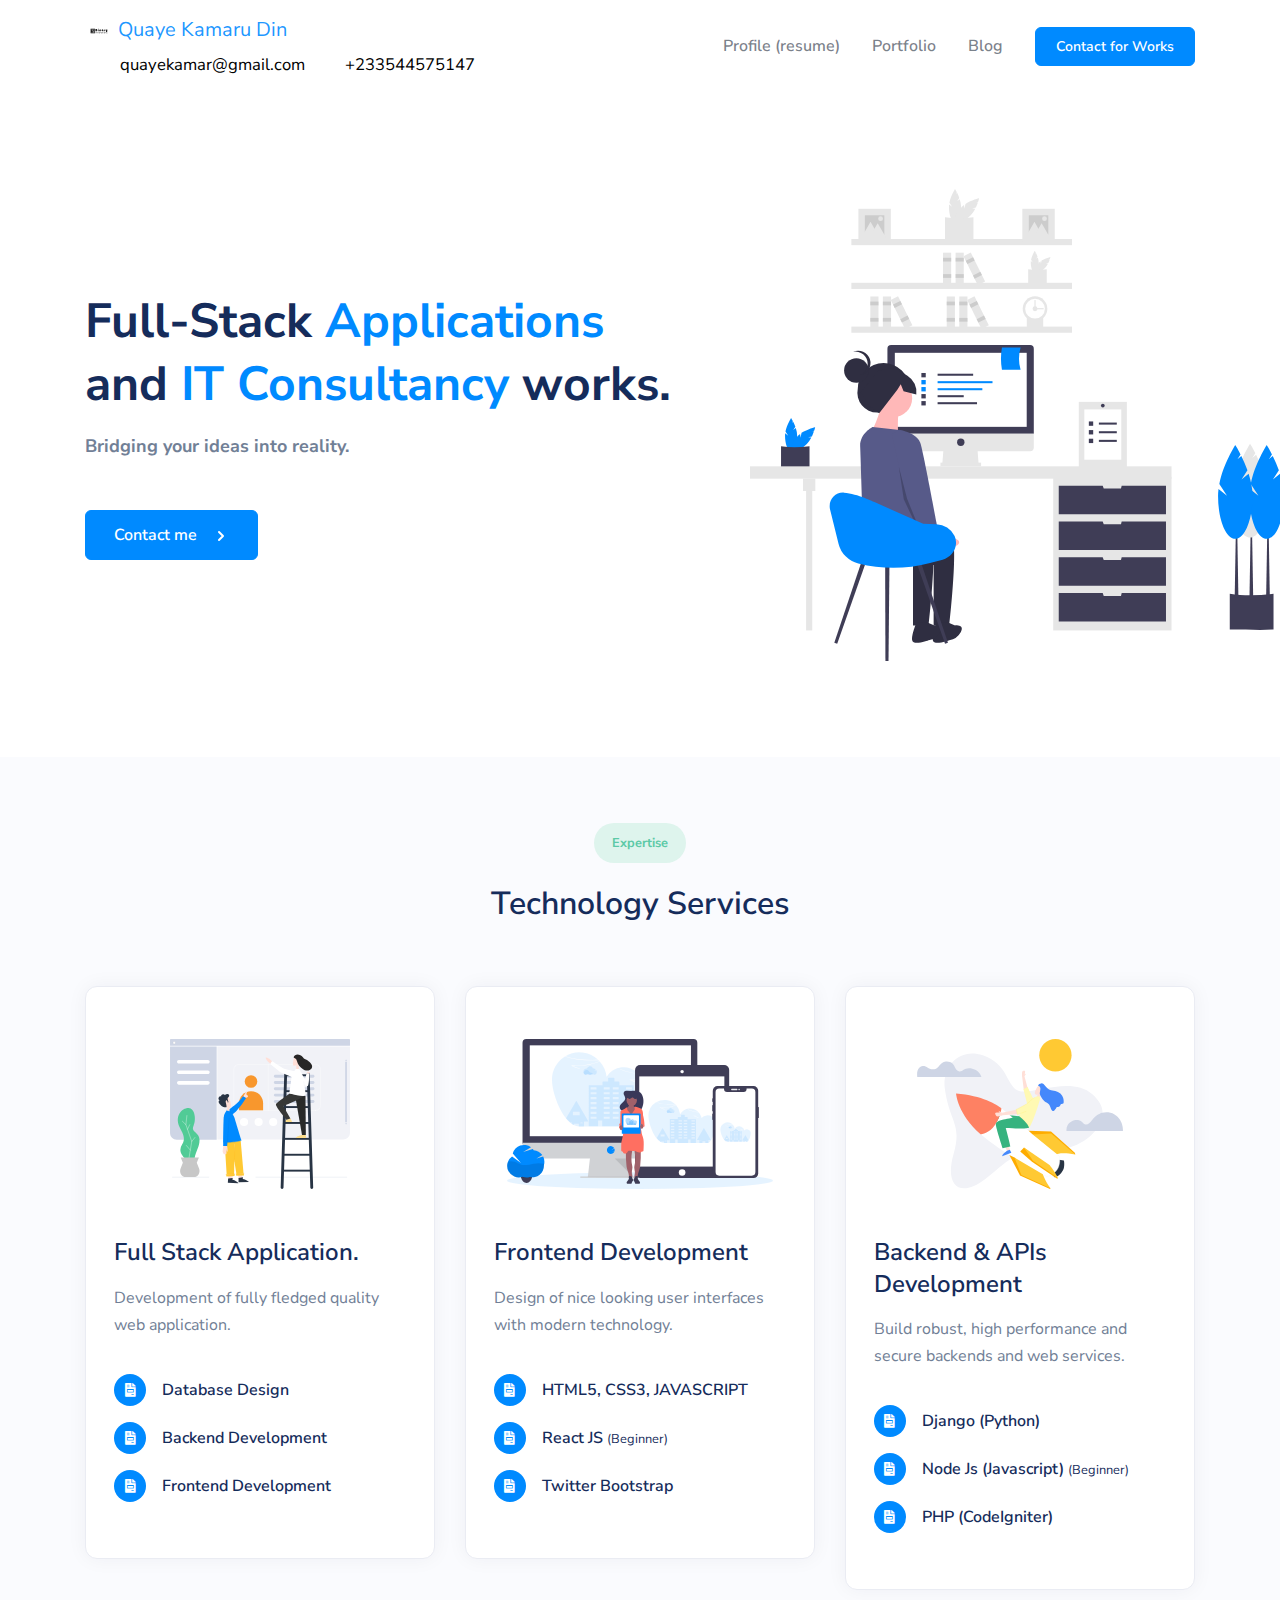
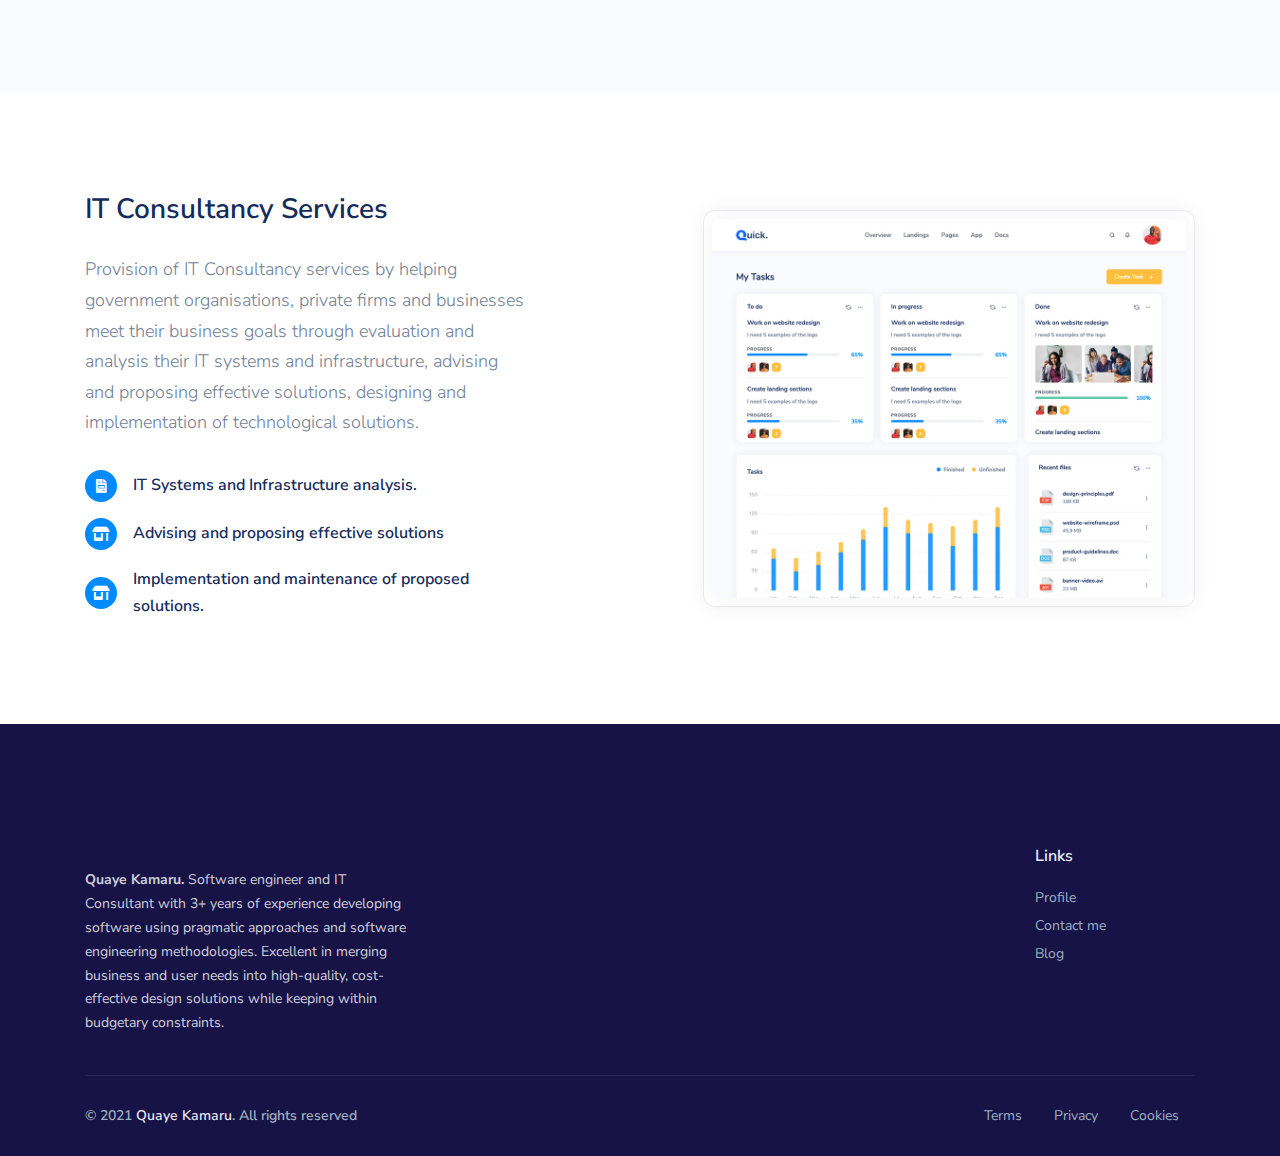
<file: index.html>
<!DOCTYPE html>
<html lang="en">

    <head>
        <meta charset="utf-8">
        <meta name="viewport" content="width=device-width, initial-scale=1, shrink-to-fit=no">
        <meta name="description" content="">
        <meta name="author" content="Webpixels">
        <title>Quaye Kamaru Din - Software Developer, Software Engineer, Machine Learning Engineer, Blockchain Engineer </title>
        <!-- Preloader -->
        <style>
            @keyframes hidePreloader {
                0% {
                    width: 100%;
                    height: 100%;
                }

                100% {
                    width: 0;
                    height: 0;
                }
            }

            body>div.preloader {
                position: fixed;
                background: white;
                width: 100%;
                height: 100%;
                z-index: 1071;
                opacity: 0;
                transition: opacity .5s ease;
                overflow: hidden;
                pointer-events: none;
                display: flex;
                align-items: center;
                justify-content: center;
            }

            body:not(.loaded)>div.preloader {
                opacity: 1;
            }

            body:not(.loaded) {
                overflow: hidden;
            }

            body.loaded>div.preloader {
                animation: hidePreloader .5s linear .5s forwards;
            }
        </style>
        <script>
            window.addEventListener("load", function() {
                setTimeout(function() {
                    document.querySelector('body').classList.add('loaded');
                }, 300);
            });
        </script><!-- Preloader -->
        <style>
            @keyframes hidePreloader {
                0% {
                    width: 100%;
                    height: 100%;
                }

                100% {
                    width: 0;
                    height: 0;
                }
            }

            body>div.preloader {
                position: fixed;
                background: white;
                width: 100%;
                height: 100%;
                z-index: 1071;
                opacity: 0;
                transition: opacity .5s ease;
                overflow: hidden;
                pointer-events: none;
                display: flex;
                align-items: center;
                justify-content: center;
            }

            body:not(.loaded)>div.preloader {
                opacity: 1;
            }

            body:not(.loaded) {
                overflow: hidden;
            }

            body.loaded>div.preloader {
                animation: hidePreloader .5s linear .5s forwards;
            }
        </style>
        <script>
            window.addEventListener("load", function() {
                setTimeout(function() {
                    document.querySelector('body').classList.add('loaded');
                }, 300);
            });
        </script>

        <!-- Favicon -->
        <link rel="icon" href="assets/img/brand/logo.svg" type="image/svg"><!-- Font Awesome -->
        <link rel="stylesheet" href="assets/libs/@fortawesome/fontawesome-free/css/all.min.css">
        <!-- Quick CSS -->
        <link rel="stylesheet" href="assets/css/quick-website.css" id="stylesheet">
        <link rel="stylesheet" href="assets/css/customize.css" id="">
    </head>

    <body>
        <!-- Preloader -->
        <div class="preloader">
            <div class="spinner-border text-primary" role="status">
                <span class="sr-only">Loading...</span>
            </div>
        </div>

        <!-- Navbar -->
            <nav class="navbar navbar-expand-lg navbar-light bg-white">
            <div class="container">
                <!-- Brand -->
                <a class="navbar-brand" href="index.html">
                    <img alt="" src="assets/img/brand/logo.svg" id="navbar-logo">
                    Quaye Kamaru Din
                    <br>
                    <span class="logo-text">quayekamar@gmail.com</span>
                    <span class="logo-text">+233544575147</span>
                </a>

                <!-- Toggler -->
                <button class="navbar-toggler" type="button" data-toggle="collapse" data-target="#navbarCollapse" aria-controls="navbarCollapse" aria-expanded="false" aria-label="Toggle navigation">
                    <span class="navbar-toggler-icon"></span>
                </button>

                <!-- Collapse -->
                <div class="collapse navbar-collapse" id="navbarCollapse">
                    <ul class="navbar-nav mt-4 mt-lg-0 ml-auto">
                        <li class="nav-item "><a class="nav-link" href="profile.html">Profile (resume)</a></li>


                        <li class="nav-item "><a class="nav-link" href="portfolio.html">Portfolio</a></li>

                        <li class="nav-item ">
                            <a class="nav-link" href="tutorials.html">Blog</a>
                        </li>
                    </ul>

                    <!-- Button -->
                    <a class="navbar-btn btn btn-sm btn-primary d-none d-lg-inline-block ml-3" href="request.html">
                        Contact for Works
                    </a>
                </div>
            </div>
        </nav>
        <!-- Main content -->

        <section class="slice py-7">
            <div class="container">
                <div class="row row-grid align-items-center">
                    <div class="col-12 col-md-5 col-lg-5 order-md-2 text-center">
                        <!-- Image -->
                        <figure class="w-100">
                            <img alt="Image placeholder" src="assets/img/svg/illustrations/illustration-1.svg" class="img-fluid mw-md-120">
                        </figure>
                    </div>

                    <div class="col-12 col-md-7 col-lg-7 order-md-1 pr-md-5">
                        <!-- Heading -->
                        <h1 class="display-4 text-center text-md-left mb-3">
                            Full-Stack <strong class="text-primary">Applications </strong> and <strong class="text-primary"> IT Consultancy </strong> works.
                        </h1>
                        <!-- Text -->
                        <p class="lead text-center text-md-left text-muted">
                            <b>Bridging your ideas into reality.</b>
                        </p>

                        <!-- Buttons -->
                        <div class="text-center text-md-left mt-5">
                            <a href="request.html" class="btn btn-primary btn-icon" target="_blank">
                                <span class="btn-inner--text">Contact me</span>
                                <span class="btn-inner--icon"><i data-feather="chevron-right"></i></span>
                            </a>
                            <!--<a href="request.html" class="btn btn-neutral btn-icon d-none d-lg-inline-block" target="_blank">Contact me</a>-->
                        </div>
                    </div>
                </div>
            </div>
        </section>

        <section class="slice slice-lg pt-lg-6 pb-0 pb-lg-6 bg-section-secondary">
            <div class="container">
                <!-- Title -->
                <!-- Section title -->
                <div class="row mb-5 justify-content-center text-center">
                    <div class="col-lg-6">
                        <span class="badge badge-soft-success badge-pill badge-lg">
                            Expertise
                        </span>
                        <h2 class=" mt-4">Technology Services</h2>
                        <!--<div class="mt-2"><p class="lead lh-180">Explore through our technological areas we have specialized in.</p></div>-->
                    </div>
                </div>

                <!-- Card -->
                <div class="row mt-5">
                    <div class="col-md-4">
                        <div class="card">
                            <div class="card-body pb-5">
                                <div class="pt-4 pb-5">
                                    <img src="assets/img/svg/illustrations/illustration-6.svg" class="img-fluid img-center" style="height: 150px;" alt="Illustration" />
                                </div>
                                <h5 class="h4 lh-130 mb-3">Full Stack Application.</h5>
                                <p class="text-muted mb-0">Development of fully fledged quality web application.</p>

                                <br>
                                <ul class="list-unstyled mb-0">
                                    <li class="py-2">
                                        <div class="d-flex align-items-center">
                                            <div>
                                                <div class="icon icon-shape bg-primary text-white icon-sm rounded-circle mr-3">
                                                    <i class="fas fa-file-invoice"></i>
                                                </div>
                                            </div>
                                            <div>
                                                <span class="h6 mb-0">Database Design</span>
                                            </div>
                                        </div>
                                    </li>
                                    <li class="py-2">
                                        <div class="d-flex align-items-center">
                                            <div>
                                                <div class="icon icon-shape bg-primary text-white icon-sm rounded-circle mr-3">
                                                    <i class="fas fa-file-invoice"></i>
                                                </div>
                                            </div>
                                            <div>
                                                <span class="h6 mb-0">Backend Development</span>
                                            </div>
                                        </div>
                                    </li>
                                    <li class="py-2">
                                        <div class="d-flex align-items-center">
                                            <div>
                                                <div class="icon icon-shape bg-primary text-white icon-sm rounded-circle mr-3">
                                                    <i class="fas fa-file-invoice"></i>
                                                </div>
                                            </div>
                                            <div>
                                                <span class="h6 mb-0">Frontend Development</span>
                                            </div>
                                        </div>
                                    </li>
                                </ul>
                            </div>
                        </div>
                    </div>

                    <div class="col-md-4">
                        <div class="card">
                            <div class="card-body pb-5">
                                <div class="pt-4 pb-5">
                                    <img src="assets/img/svg/illustrations/illustration-4.svg" class="img-fluid img-center" style="height: 150px;" alt="Illustration" />
                                </div>
                                <h5 class="h4 lh-130 mb-3">Frontend Development</h5>
                                <p class="text-muted mb-0">Design of nice looking user interfaces with modern technology.</p>

                                <br>
                                <ul class="list-unstyled mb-0">
                                    <li class="py-2">
                                        <div class="d-flex align-items-center">
                                            <div>
                                                <div class="icon icon-shape bg-primary text-white icon-sm rounded-circle mr-3">
                                                    <i class="fas fa-file-invoice"></i>
                                                </div>
                                            </div>
                                            <div>
                                                <span class="h6 mb-0">HTML5, CSS3, JAVASCRIPT</span>
                                            </div>
                                        </div>
                                    </li>
                                    <li class="py-2">
                                        <div class="d-flex align-items-center">
                                            <div>
                                                <div class="icon icon-shape bg-primary text-white icon-sm rounded-circle mr-3">
                                                    <i class="fas fa-file-invoice"></i>
                                                </div>
                                            </div>
                                            <div>
                                                <span class="h6 mb-0">React JS <small>(Beginner)</small></span>
                                            </div>
                                        </div>
                                    </li>
                                    <li class="py-2">
                                        <div class="d-flex align-items-center">
                                            <div>
                                                <div class="icon icon-shape bg-primary text-white icon-sm rounded-circle mr-3">
                                                    <i class="fas fa-file-invoice"></i>
                                                </div>
                                            </div>
                                            <div>
                                                <span class="h6 mb-0">Twitter Bootstrap</span>
                                            </div>
                                        </div>
                                    </li>
                                </ul>
                            </div>
                        </div>
                    </div>

                    <div class="col-md-4">
                        <div class="card">
                            <div class="card-body pb-5">
                                <div class="pt-4 pb-5">
                                    <img src="assets/img/svg/illustrations/illustration-7.svg" class="img-fluid img-center" style="height: 150px;" alt="Illustration" />
                                </div>
                                <h5 class="h4 lh-130 mb-3">Backend & APIs Development</h5>
                                <p class="text-muted mb-0">Build robust, high performance and secure backends and web services.</p>

                                <br>
                                <ul class="list-unstyled mb-0">
                                    <li class="py-2">
                                        <div class="d-flex align-items-center">
                                            <div>
                                                <div class="icon icon-shape bg-primary text-white icon-sm rounded-circle mr-3">
                                                    <i class="fas fa-file-invoice"></i>
                                                </div>
                                            </div>
                                            <div>
                                                <span class="h6 mb-0">Django (Python)</span>
                                            </div>
                                        </div>
                                    </li>
                                    <li class="py-2">
                                        <div class="d-flex align-items-center">
                                            <div>
                                                <div class="icon icon-shape bg-primary text-white icon-sm rounded-circle mr-3">
                                                    <i class="fas fa-file-invoice"></i>
                                                </div>
                                            </div>
                                            <div>
                                                <span class="h6 mb-0">Node Js (Javascript) <small>(Beginner)</small></span>
                                            </div>
                                        </div>
                                    </li>
                                    <li class="py-2">
                                        <div class="d-flex align-items-center">
                                            <div>
                                                <div class="icon icon-shape bg-primary text-white icon-sm rounded-circle mr-3">
                                                    <i class="fas fa-file-invoice"></i>
                                                </div>
                                            </div>
                                            <div>
                                                <span class="h6 mb-0">PHP (CodeIgniter)</span>
                                            </div>
                                        </div>
                                    </li>
                                </ul>
                            </div>
                        </div>
                    </div>
                </div>
            </div>
        </section>

        <section class="slice slice-lg">
            <div class="container">
                <div class="py-6X">
                    <div class="row row-grid justify-content-between align-items-center">
                        <div class="col-lg-5">
                            <h5 class="h3">IT Consultancy Services</h5>
                            <p class="lead my-4">Provision of IT Consultancy services by helping government organisations, private firms and businesses meet their business goals
                                through evaluation and analysis their IT systems and infrastructure, advising and proposing effective solutions,
                                designing and implementation of technological solutions.
                            </p>

                            <ul class="list-unstyled mb-0">
                                <li class="py-2">
                                    <div class="d-flex align-items-center">
                                        <div>
                                            <div class="icon icon-shape bg-primary text-white icon-sm rounded-circle mr-3">
                                                <i class="fas fa-file-invoice"></i>
                                            </div>
                                        </div>
                                        <div>
                                            <span class="h6 mb-0">IT Systems and Infrastructure analysis.</span>
                                        </div>
                                    </div>
                                </li>
                                <li class="py-2">
                                    <div class="d-flex align-items-center">
                                        <div>
                                            <div class="icon icon-shape bg-primary text-white icon-sm rounded-circle mr-3">
                                                <i class="fas fa-store-alt"></i>
                                            </div>
                                        </div>
                                        <div>
                                            <span class="h6 mb-0">Advising and proposing effective solutions</span>
                                        </div>
                                    </div>
                                </li>
                                <li class="py-2">
                                    <div class="d-flex align-items-center">
                                        <div>
                                            <div class="icon icon-shape bg-primary text-white icon-sm rounded-circle mr-3">
                                                <i class="fas fa-store-alt"></i>
                                            </div>
                                        </div>
                                        <div>
                                            <span class="h6 mb-0">Implementation and maintenance of proposed solutions.</span>
                                        </div>
                                    </div>
                                </li>
                            </ul>
                        </div>

                        <div class="col-lg-6">
                            <div class="card mb-0 ml-lg-5">
                                <div class="card-body p-2">
                                    <img alt="Image placeholder" src="assets/img/brand/PM.jpg" class="img-fluid shadow rounded">
                                </div>
                            </div>
                        </div>
                    </div>
                </div>
            </div>
        </section>

        <footer class="position-relative" id="footer-main">
            <div class="footer pt-lg-7 footer-dark bg-dark">
                <!-- SVG shape -->
                <!--
                <div class="shape-container shape-line shape-position-top shape-orientation-inverse">
                    <svg width="2560px" height="100px" xmlns="http://www.w3.org/2000/svg" xmlns:xlink="http://www.w3.org/1999/xlink" preserveAspectRatio="none" x="0px" y="0px" viewBox="0 0 2560 100" style="enable-background:new 0 0 2560 100;" xml:space="preserve" class=" fill-section-secondary">
                        <polygon points="2560 0 2560 100 0 100"></polygon>
                    </svg>
                </div>
                -->
                <!-- Footer -->
                <div class="container pt-4">
                    <div class="row">
                        <div class="col-lg-4 mb-5 mb-lg-0">
                            <!-- Theme's logo -->
                            <!--
                            <a href="#">
                                <img alt="Image placeholder" src="assets/img/brand/logoX.svg" width="100" height="200" id="footer-logo">
                            </a>
                            -->
                            <!-- Webpixels' mission -->
                            <p class="mt-4 text-sm opacity-8 pr-lg-4"><b>Quaye Kamaru.</b>
                                Software engineer and IT Consultant with 3+ years of experience developing software using pragmatic
                                approaches and software engineering methodologies. Excellent in merging business and user needs into high-quality, cost-effective design solutions while keeping within budgetary constraints.
                            </p>
                            <!-- Social -->
                            <!--
                            <ul class="nav mt-4">
                                <li class="nav-item">
                                    <a class="nav-link" href="#" target="_blank">
                                        <i class="fab fa-github"></i>
                                    </a>
                                </li>
                                <li class="nav-item">
                                    <a class="nav-link" href="#" target="_blank">
                                        <i class="fab fa-twitter"></i>
                                    </a>
                                </li>
                                <li class="nav-item">
                                    <a class="nav-link" href="#" target="_blank">
                                        <i class="fab fa-stack-overflow"></i>
                                    </a>
                                </li>
                            </ul>
                            -->
                        </div>

                        <div class="col-lg-2 col-6 col-sm-4 ml-lg-auto mb-5 mb-lg-0">
                            <h6 class="heading mb-3">Links</h6>
                            <ul class="list-unstyled">
                                <li><a href="profile.html">Profile</a></li>
                                <!--<li><a href="portfolio.html">Portfolio</a></li>-->
                                <li><a href="request.html">Contact me</a></li>
                                <li><a href="tutorials.html">Blog</a></li>
                            </ul>
                        </div>
                    </div>
                    <hr class="divider divider-fade divider-dark my-4">
                    <div class="row align-items-center justify-content-md-between pb-4">
                        <div class="col-md-6">
                            <div class="copyright text-sm font-weight-bold text-center text-md-left">
                                &copy; 2021 <a href="#" class="font-weight-bold" target="_blank">Quaye Kamaru</a>. All rights reserved
                            </div>
                        </div>

                        <div class="col-md-6">
                            <ul class="nav justify-content-center justify-content-md-end mt-3 mt-md-0">
                                <li class="nav-item">
                                    <a class="nav-link" href="#">
                                        Terms
                                    </a>
                                </li>
                                <li class="nav-item">
                                    <a class="nav-link" href="#">
                                        Privacy
                                    </a>
                                </li>
                                <li class="nav-item">
                                    <a class="nav-link" href="#">
                                        Cookies
                                    </a>
                                </li>
                            </ul>
                        </div>
                    </div>
                </div>
            </div>
        </footer>


        <!-- Core JS  -->
        <script src="assets/libs/jquery/dist/jquery.min.js"></script>
        <script src="assets/libs/bootstrap/dist/js/bootstrap.bundle.min.js"></script>
        <script src="assets/libs/svg-injector/dist/svg-injector.min.js"></script>
        <script src="assets/libs/feather-icons/dist/feather.min.js"></script>

        <!-- Quick JS -->
        <script src="assets/js/quick-website.js"></script>
        <!-- Feather Icons -->
        <script>
            feather.replace({
                'width': '1em',
                'height': '1em'
            })
        </script>
    </body>

</html>
</file>
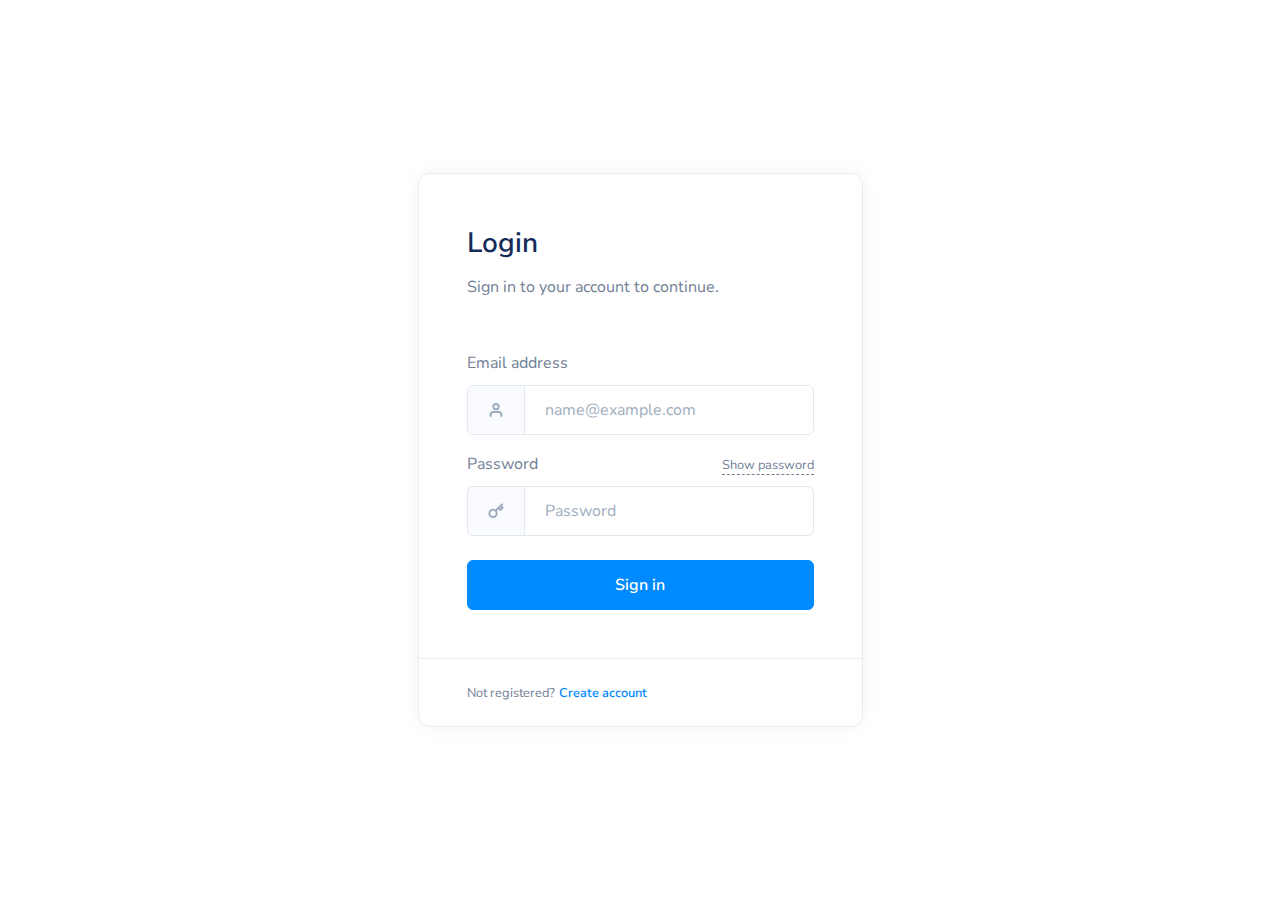
<file: login.html>
<!DOCTYPE html>
<html lang="en">

<head>
    <meta charset="utf-8">
    <meta name="viewport" content="width=device-width, initial-scale=1, shrink-to-fit=no">
    <meta name="description" content="">
    <meta name="author" content="Webpixels">
    <title>Quick – Website UI Kit (FREE)</title>
    <!-- Preloader -->
    <style>
        @keyframes hidePreloader {
            0% {
                width: 100%;
                height: 100%;
            }

            100% {
                width: 0;
                height: 0;
            }
        }

        body>div.preloader {
            position: fixed;
            background: white;
            width: 100%;
            height: 100%;
            z-index: 1071;
            opacity: 0;
            transition: opacity .5s ease;
            overflow: hidden;
            pointer-events: none;
            display: flex;
            align-items: center;
            justify-content: center;
        }

        body:not(.loaded)>div.preloader {
            opacity: 1;
        }

        body:not(.loaded) {
            overflow: hidden;
        }

        body.loaded>div.preloader {
            animation: hidePreloader .5s linear .5s forwards;
        }
    </style>
    <script>
        window.addEventListener("load", function() {
            setTimeout(function() {
                document.querySelector('body').classList.add('loaded');
            }, 300);
        });
    </script>
    <!-- Favicon -->
    <link rel="icon" href="assets/img/brand/favicon.png" type="image/png"><!-- Font Awesome -->
    <link rel="stylesheet" href="assets/libs/@fortawesome/fontawesome-free/css/all.min.css">
    <!-- Quick CSS -->
    <link rel="stylesheet" href="assets/css/quick-website.css" id="stylesheet">
</head>

<body>
    <div class="modal fade" tabindex="-1" role="dialog" id="modal-cookies" data-backdrop="false" aria-labelledby="modal-cookies" aria-hidden="true">
        <div class="modal-dialog modal-dialog-aside left-4 right-4 bottom-4">
            <div class="modal-content bg-dark-dark">
                <div class="modal-body">
                    <!-- Text -->
                    <p class="text-sm text-white mb-3">
                        We use cookies so that our themes work for you. By using our website, you agree to our use of cookies.
                    </p>
                    <!-- Buttons -->
                    <a href="pages/utility/terms.html" class="btn btn-sm btn-white" target="_blank">Learn more</a>
                    <button type="button" class="btn btn-sm btn-primary mr-2" data-dismiss="modal">OK</button>
                </div>
            </div>
        </div>
    </div>
    <!-- Main content -->
    <section>
        <div class="container d-flex flex-column">
            <div class="row align-items-center justify-content-center min-vh-100">
                <div class="col-md-6 col-lg-5 col-xl-5 py-6 py-md-0">
                    <div class="card shadow zindex-100 mb-0">
                        <div class="card-body px-md-5 py-5">
                            <div class="mb-5">
                                <h6 class="h3">Login</h6>
                                <p class="text-muted mb-0">Sign in to your account to continue.</p>
                            </div>
                            <span class="clearfix"></span>
                            <form>
                                <div class="form-group">
                                    <label class="form-control-label">Email address</label>
                                    <div class="input-group">
                                        <div class="input-group-prepend">
                                            <span class="input-group-text"><i data-feather="user"></i></span>
                                        </div>
                                        <input type="email" class="form-control" id="input-email" placeholder="name@example.com">
                                    </div>
                                </div>
                                <div class="form-group mb-0">
                                    <div class="d-flex align-items-center justify-content-between">
                                        <div>
                                            <label class="form-control-label">Password</label>
                                        </div>
                                        <div class="mb-2">
                                            <a href="#" class="small text-muted text-underline--dashed border-primary" data-toggle="password-text" data-target="#input-password">Show password</a>
                                        </div>
                                    </div>
                                    <div class="input-group">
                                        <div class="input-group-prepend">
                                            <span class="input-group-text"><i data-feather="key"></i></span>
                                        </div>
                                        <input type="password" class="form-control" id="input-password" placeholder="Password">
                                    </div>
                                </div>
                                <div class="mt-4">
                                    <button type="button" class="btn btn-block btn-primary">Sign in</button></div>
                            </form>
                        </div>
                        <div class="card-footer px-md-5"><small>Not registered?</small>
                            <a href="#" class="small font-weight-bold">Create account</a></div>
                    </div>
                </div>
            </div>
        </div>
    </section>
    <!-- Core JS  -->
    <script src="assets/libs/jquery/dist/jquery.min.js"></script>
    <script src="assets/libs/bootstrap/dist/js/bootstrap.bundle.min.js"></script>
    <script src="assets/libs/svg-injector/dist/svg-injector.min.js"></script>
    <script src="assets/libs/feather-icons/dist/feather.min.js"></script>
    <!-- Quick JS -->
    <script src="assets/js/quick-website.js"></script>
    <!-- Feather Icons -->
    <script>
        feather.replace({
            'width': '1em',
            'height': '1em'
        })
    </script>
</body>

</html>
</file>
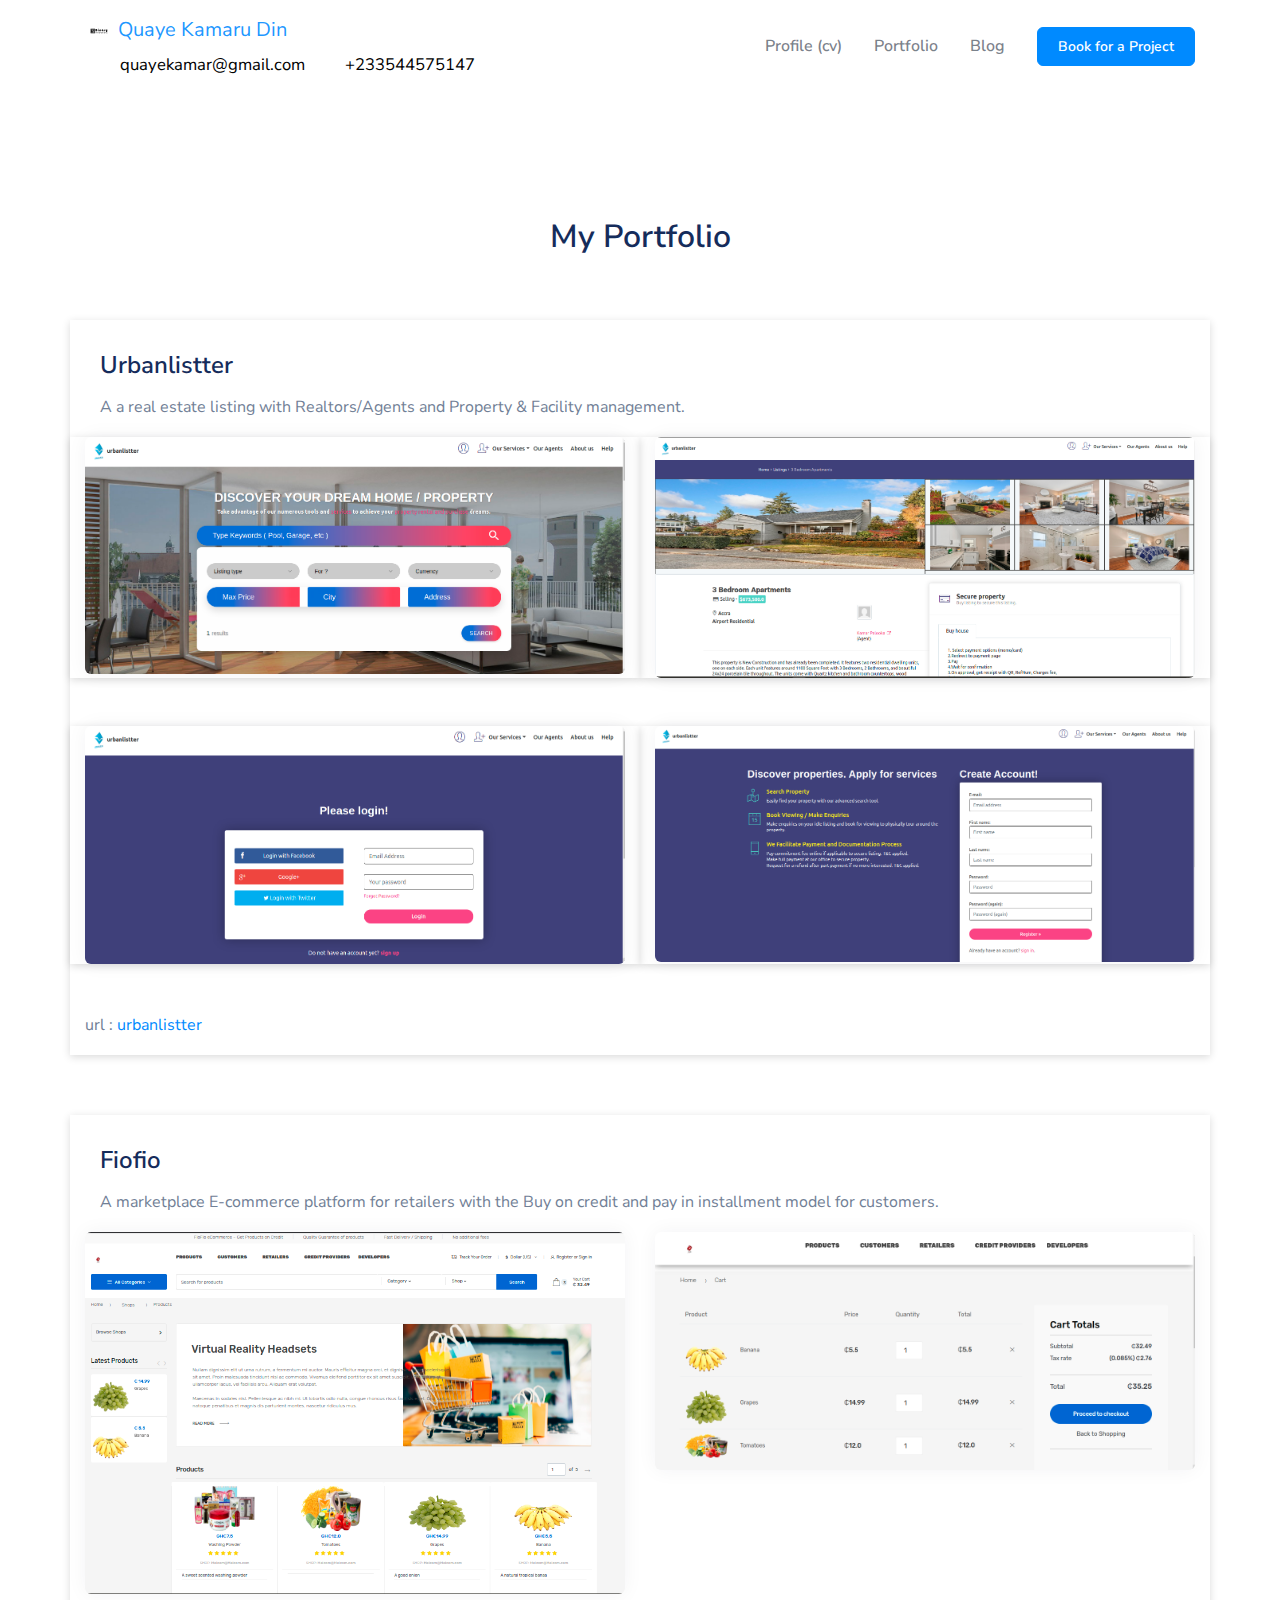
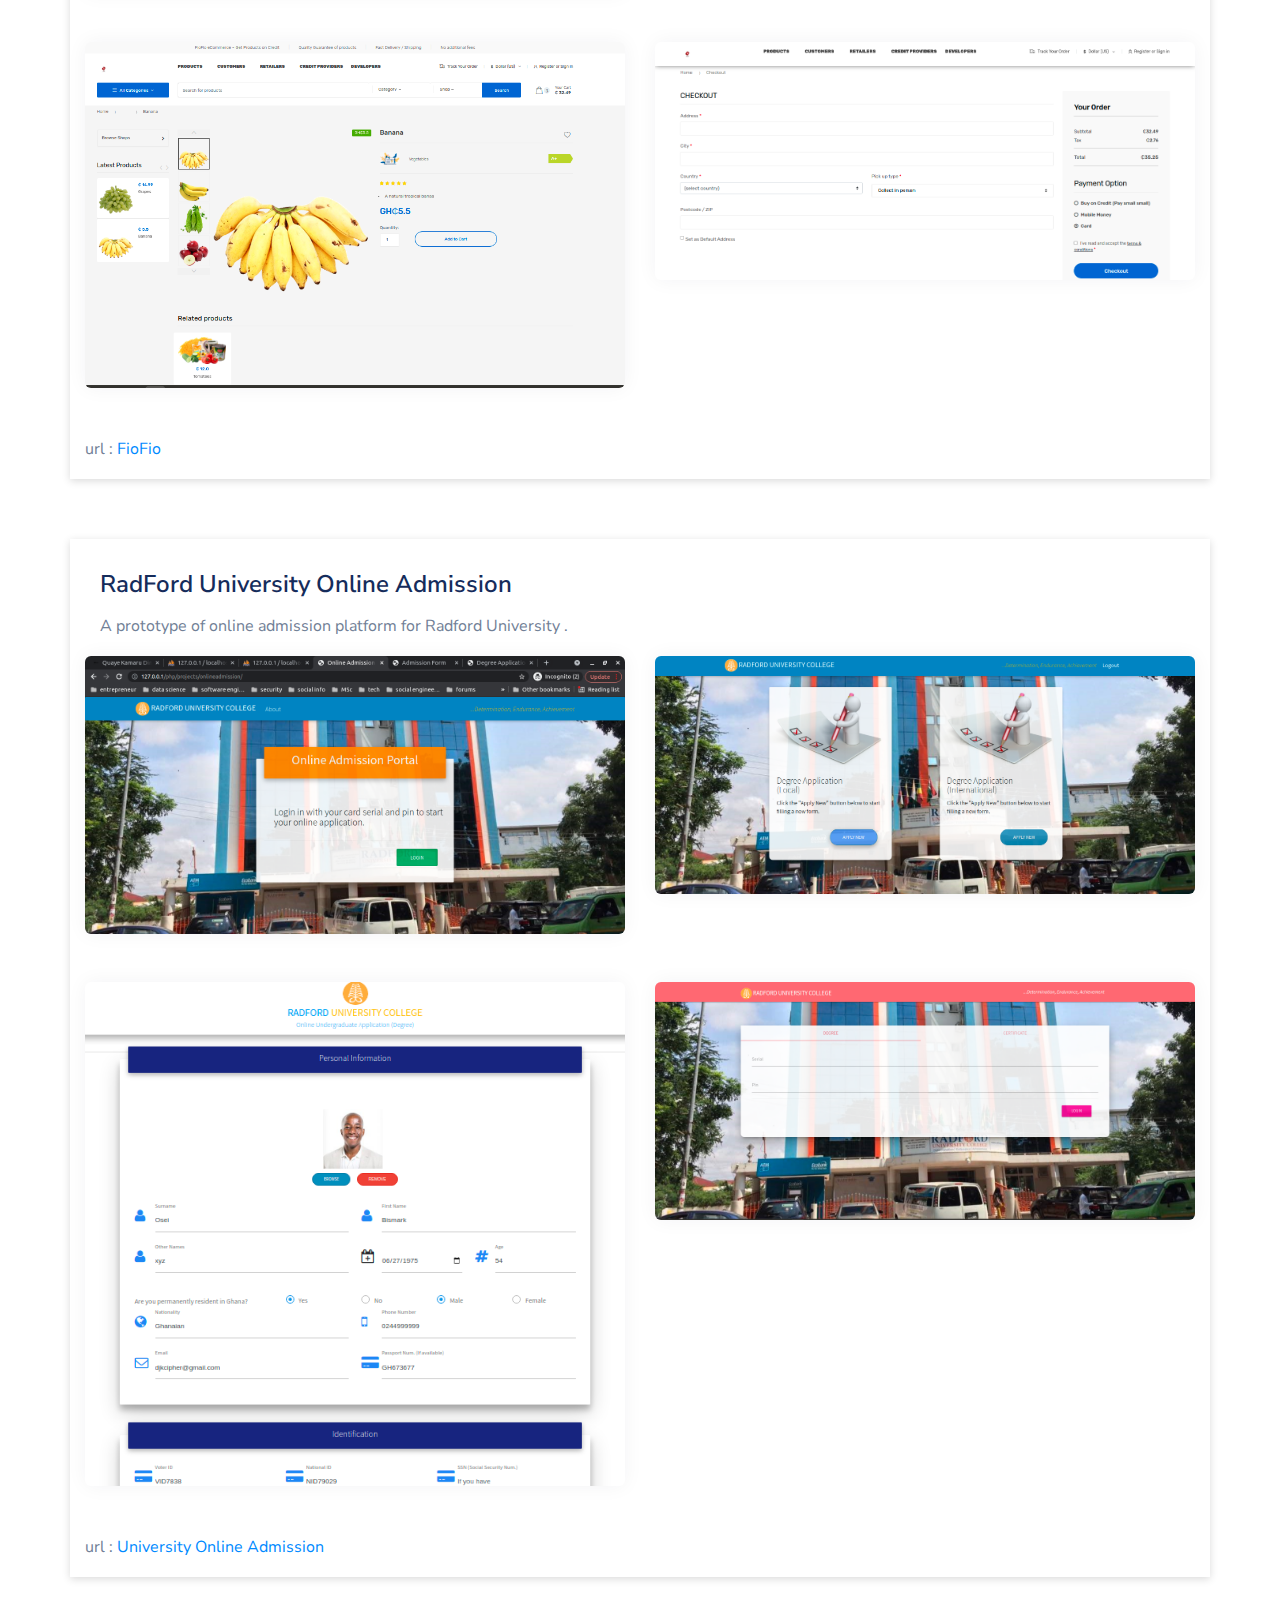
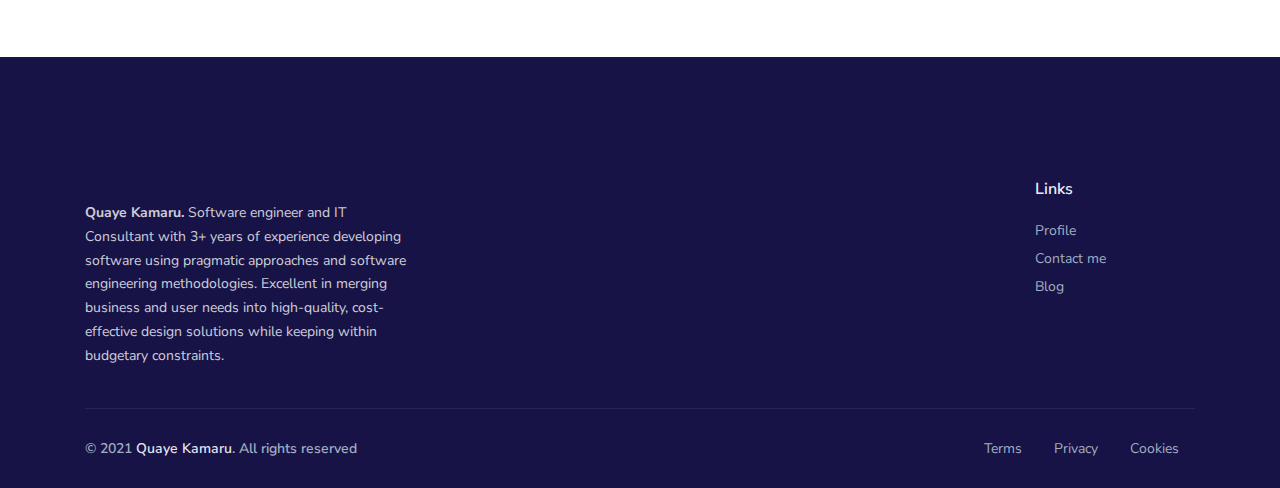
<file: portfolio.html>
<!DOCTYPE html>
<html lang="en">

<head>
    <meta charset="utf-8">
    <meta name="viewport" content="width=device-width, initial-scale=1, shrink-to-fit=no">
    <meta name="description" content="">
    <meta name="author" content="Webpixels">
    <title>Quaye Kamaru Din - Software Developer, Software Engineer, Machine Learning Engineer, Blockchain Engineer </title>
    <!-- Preloader -->
    <style>
        @keyframes hidePreloader {
            0% {
                width: 100%;
                height: 100%;
            }

            100% {
                width: 0;
                height: 0;
            }
        }

        body>div.preloader {
            position: fixed;
            background: white;
            width: 100%;
            height: 100%;
            z-index: 1071;
            opacity: 0;
            transition: opacity .5s ease;
            overflow: hidden;
            pointer-events: none;
            display: flex;
            align-items: center;
            justify-content: center;
        }

        body:not(.loaded)>div.preloader {
            opacity: 1;
        }

        body:not(.loaded) {
            overflow: hidden;
        }

        body.loaded>div.preloader {
            animation: hidePreloader .5s linear .5s forwards;
        }
    </style>
    <script>
        window.addEventListener("load", function() {
            setTimeout(function() {
                document.querySelector('body').classList.add('loaded');
            }, 300);
        });
    </script>

    <!-- Favicon -->
    <link rel="icon" href="assets/img/brand/logo.svg" type="image/svg"><!-- Font Awesome -->
    <link rel="stylesheet" href="assets/libs/@fortawesome/fontawesome-free/css/all.min.css">
    <!-- Quick CSS -->
    <link rel="stylesheet" href="assets/css/quick-website.css" id="stylesheet">
    <link rel="stylesheet" href="assets/css/customize.css" id="">
</head>

<body>
<!-- Preloader -->
<div class="preloader">
    <div class="spinner-border text-primary" role="status">
        <span class="sr-only">Loading...</span>
    </div>
</div>

<!-- Navbar -->
<nav class="navbar navbar-expand-lg navbar-light bg-white">
    <div class="container">
        <!-- Brand -->
        <a class="navbar-brand" href="index.html">
            <img alt="" src="assets/img/brand/logo.svg" id="navbar-logo">
            Quaye Kamaru Din
            <br>
            <span class="logo-text">quayekamar@gmail.com</span>
            <span class="logo-text">+233544575147</span>
        </a>

        <!-- Toggler -->
        <button class="navbar-toggler" type="button" data-toggle="collapse" data-target="#navbarCollapse" aria-controls="navbarCollapse" aria-expanded="false" aria-label="Toggle navigation">
            <span class="navbar-toggler-icon"></span>
        </button>

        <!-- Collapse -->
        <div class="collapse navbar-collapse" id="navbarCollapse">
            <ul class="navbar-nav mt-4 mt-lg-0 ml-auto">
                <li class="nav-item "><a class="nav-link" href="profile.html">Profile (cv)</a></li>


                <li class="nav-item "><a class="nav-link" href="#">Portfolio</a></li>

                <li class="nav-item ">
                    <a class="nav-link" href="tutorials.html">Blog</a>
                </li>
            </ul>

            <!-- Button -->
            <a class="navbar-btn btn btn-sm btn-primary d-none d-lg-inline-block ml-3" href="request.html">
                Book for a Project
            </a>
        </div>
    </div>
</nav>
<!-- Main content -->

<section class="slice slice-lg pb-5">
    <div class="container">
        <!-- Section title -->
        <div class="row mb-5 justify-content-center text-center">
            <div class="col-lg-8 col-md-10">
                <h2 class=" mt-4">My Portfolio</h2>
            </div>
        </div>

        <div class="row box_shadow">
            <div class="col-lg-12 col-sm-12 mb-12 mb-sm-0">
                <br>
                <h4 class="col-12">Urbanlistter</h4>
                <p class="margin_left_10">A a real estate listing with Realtors/Agents and Property & Facility management.</p>
            </div>
            <br>
            <div class="col-lg-6 col-sm-6 mb-5 box_shadow">
                <div data-animate-hover="2">
                    <div class="animate-this">
                        <a href="#">
                            <img alt="Image placeholder" class="img-fluid rounded shadow" src="assets/img/portfolio/urbanlistter/1.png">
                        </a>
                    </div>
                </div>
            </div>
            <div class="col-lg-6 col-sm-6 mb-5 box_shadow">
                <div data-animate-hover="2">
                    <div class="animate-this">
                        <a href="#">
                            <img alt="Image placeholder" class="img-fluid rounded shadow" src="assets/img/portfolio/urbanlistter/3.png">
                        </a>
                    </div>
                </div>
            </div>
            <div class="col-lg-6 col-sm-6 mb-5 box_shadow">
                <div data-animate-hover="2">
                    <div class="animate-this">
                        <a href="#">
                            <img alt="Image placeholder" class="img-fluid rounded shadow" src="assets/img/portfolio/urbanlistter/2.png">
                        </a>
                    </div>
                </div>
            </div>
            <div class="col-lg-6 col-sm-6 mb-5 box_shadow">
                <div data-animate-hover="2">
                    <div class="animate-this">
                        <a href="#">
                            <img alt="Image placeholder" class="img-fluid rounded shadow" src="assets/img/portfolio/urbanlistter/4.png">
                        </a>
                    </div>
                </div>
            </div>
            <p class="margin_left_10">url : <a href="https://urbanlistter.herokuapp.com/">urbanlistter</a></p>
        </div>
        <br><br>

        <div class="row box_shadow">
            <div class="col-lg-12 col-sm-12 mb-12 mb-sm-0">
                <br>
                <h4 class="col-12">Fiofio</h4>
                <p class="margin_left_10">A marketplace E-commerce platform for retailers with the Buy on credit and pay in installment model for customers.</p>
            </div>
            <br>
            <div class="col-lg-6 col-sm-6 mb-5">
                <div data-animate-hover="2">
                    <div class="animate-this">
                        <a href="#">
                            <img alt="Image placeholder" class="img-fluid rounded shadow" src="assets/img/portfolio/fiofio/1.png">
                        </a>
                    </div>
                </div>
            </div>
            <div class="col-lg-6 col-sm-6 mb-5">
                <div data-animate-hover="2">
                    <div class="animate-this">
                        <a href="#">
                            <img alt="Image placeholder" class="img-fluid rounded shadow" src="assets/img/portfolio/fiofio/3.png">
                        </a>
                    </div>
                </div>
            </div>
            <div class="col-lg-6 col-sm-6 mb-5">
                <div data-animate-hover="2">
                    <div class="animate-this">
                        <a href="#">
                            <img alt="Image placeholder" class="img-fluid rounded shadow" src="assets/img/portfolio/fiofio/2.png">
                        </a>
                    </div>
                </div>
            </div>
            <div class="col-lg-6 col-sm-6 mb-5">
                <div data-animate-hover="2">
                    <div class="animate-this">
                        <a href="#">
                            <img alt="Image placeholder" class="img-fluid rounded shadow" src="assets/img/portfolio/fiofio/4.png">
                        </a>
                    </div>
                </div>
            </div>
            <p class="margin_left_10">url : <a href="https://fiofiogh.herokuapp.com/">FioFio</a></p>
        </div>
        <br><br>

        <div class="row box_shadow">
            <div class="col-lg-12 col-sm-12 mb-12 mb-sm-0">
                <br>
                <h4 class="col-12">RadFord University Online Admission</h4>
                <p class="margin_left_10">A prototype of online admission platform for Radford University .</p>
            </div>
            <br>
            <div class="col-lg-6 col-sm-6 mb-5">
                <div data-animate-hover="2">
                    <div class="animate-this">
                        <a href="#">
                            <img alt="Image placeholder" class="img-fluid rounded shadow" src="assets/img/portfolio/radford/1.png">
                        </a>
                    </div>
                </div>
            </div>
            <div class="col-lg-6 col-sm-6 mb-5">
                <div data-animate-hover="2">
                    <div class="animate-this">
                        <a href="#">
                            <img alt="Image placeholder" class="img-fluid rounded shadow" src="assets/img/portfolio/radford/2.png">
                        </a>
                    </div>
                </div>
            </div>
            <div class="col-lg-6 col-sm-6 mb-5">
                <div data-animate-hover="2">
                    <div class="animate-this">
                        <a href="#">
                            <img alt="Image placeholder" class="img-fluid rounded shadow" src="assets/img/portfolio/radford/3.png">
                        </a>
                    </div>
                </div>
            </div>
            <div class="col-lg-6 col-sm-6 mb-5">
                <div data-animate-hover="2">
                    <div class="animate-this">
                        <a href="#">
                            <img alt="Image placeholder" class="img-fluid rounded shadow" src="assets/img/portfolio/radford/4.png">
                        </a>
                    </div>
                </div>
            </div>
            <p class="margin_left_10">url : <a href="https://onlineadmissiongh.herokuapp.com/">University Online Admission</a></p>
        </div>
        <br>
    </div>
</section>


<footer class="position-relative" id="footer-main">
    <div class="footer pt-lg-7 footer-dark bg-dark">
        <!-- SVG shape -->
        <!--
        <div class="shape-container shape-line shape-position-top shape-orientation-inverse">
            <svg width="2560px" height="100px" xmlns="http://www.w3.org/2000/svg" xmlns:xlink="http://www.w3.org/1999/xlink" preserveAspectRatio="none" x="0px" y="0px" viewBox="0 0 2560 100" style="enable-background:new 0 0 2560 100;" xml:space="preserve" class=" fill-section-secondary">
                <polygon points="2560 0 2560 100 0 100"></polygon>
            </svg>
        </div>
        -->
        <!-- Footer -->
        <div class="container pt-4">
            <div class="row">
                <div class="col-lg-4 mb-5 mb-lg-0">
                    <!-- Theme's logo -->
                    <!--
                    <a href="#">
                        <img alt="Image placeholder" src="assets/img/brand/logoX.svg" width="100" height="200" id="footer-logo">
                    </a>
                    -->
                    <!-- Webpixels' mission -->
                    <p class="mt-4 text-sm opacity-8 pr-lg-4"><b>Quaye Kamaru.</b>
                        Software engineer and IT Consultant with 3+ years of experience developing software using pragmatic
                        approaches and software engineering methodologies. Excellent in merging business and user needs into high-quality, cost-effective design solutions while keeping within budgetary constraints.
                    </p>
                    <!-- Social -->
                    <!--
                    <ul class="nav mt-4">
                        <li class="nav-item">
                            <a class="nav-link" href="#" target="_blank">
                                <i class="fab fa-github"></i>
                            </a>
                        </li>
                        <li class="nav-item">
                            <a class="nav-link" href="#" target="_blank">
                                <i class="fab fa-twitter"></i>
                            </a>
                        </li>
                        <li class="nav-item">
                            <a class="nav-link" href="#" target="_blank">
                                <i class="fab fa-stack-overflow"></i>
                            </a>
                        </li>
                    </ul>
                    -->
                </div>

                <div class="col-lg-2 col-6 col-sm-4 ml-lg-auto mb-5 mb-lg-0">
                    <h6 class="heading mb-3">Links</h6>
                    <ul class="list-unstyled">
                        <li><a href="profile.html">Profile</a></li>
                        <!--<li><a href="portfolio.html">Portfolio</a></li>-->
                        <li><a href="request.html">Contact me</a></li>
                        <li><a href="tutorials.html">Blog</a></li>
                    </ul>
                </div>
            </div>
            <hr class="divider divider-fade divider-dark my-4">
            <div class="row align-items-center justify-content-md-between pb-4">
                <div class="col-md-6">
                    <div class="copyright text-sm font-weight-bold text-center text-md-left">
                        &copy; 2021 <a href="#" class="font-weight-bold" target="_blank">Quaye Kamaru</a>. All rights reserved
                    </div>
                </div>

                <div class="col-md-6">
                    <ul class="nav justify-content-center justify-content-md-end mt-3 mt-md-0">
                        <li class="nav-item">
                            <a class="nav-link" href="#">
                                Terms
                            </a>
                        </li>
                        <li class="nav-item">
                            <a class="nav-link" href="#">
                                Privacy
                            </a>
                        </li>
                        <li class="nav-item">
                            <a class="nav-link" href="#">
                                Cookies
                            </a>
                        </li>
                    </ul>
                </div>
            </div>
        </div>
    </div>
</footer>


<!-- Core JS  -->
<script src="assets/libs/jquery/dist/jquery.min.js"></script>
<script src="assets/libs/bootstrap/dist/js/bootstrap.bundle.min.js"></script>
<script src="assets/libs/svg-injector/dist/svg-injector.min.js"></script>
<script src="assets/libs/feather-icons/dist/feather.min.js"></script>

<!-- Quick JS -->
<script src="assets/js/quick-website.js"></script>
<!-- Feather Icons -->
<script>
    feather.replace({
        'width': '1em',
        'height': '1em'
    })
</script>
</body>

</html>
</file>
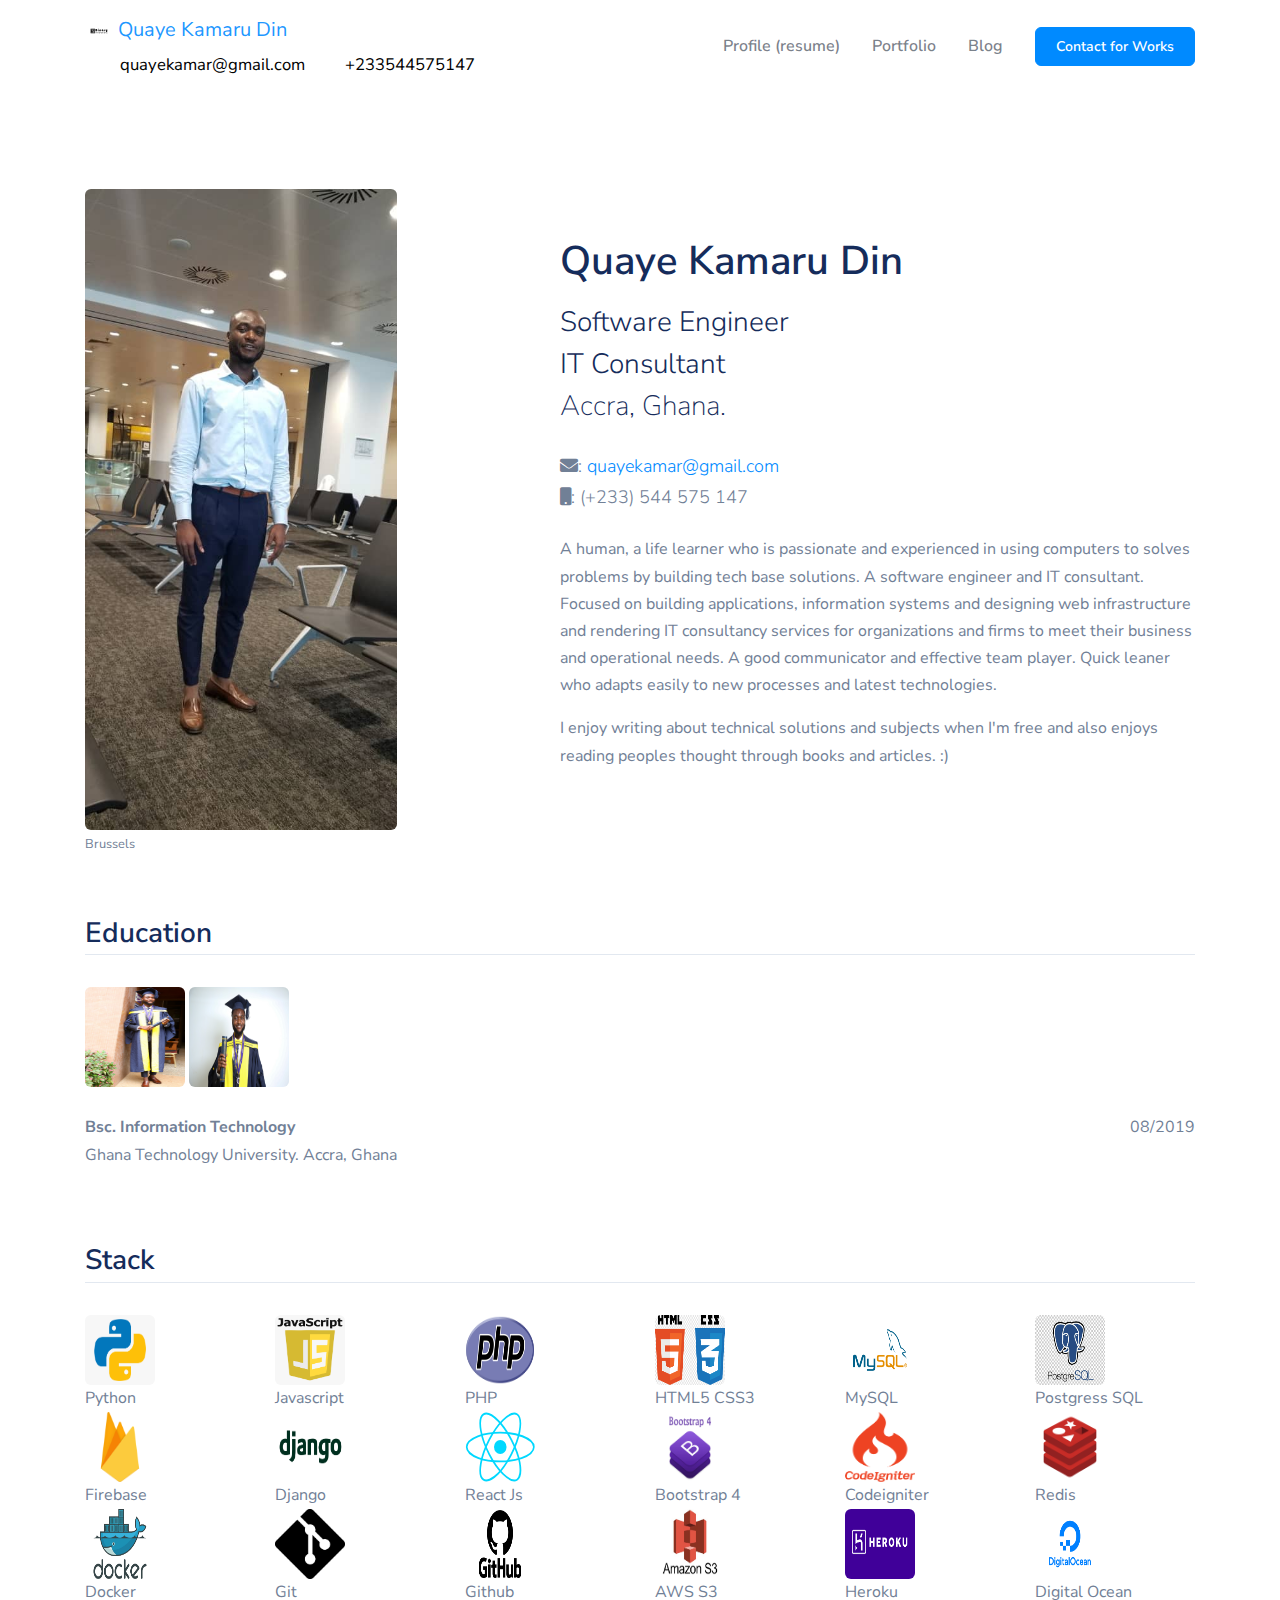
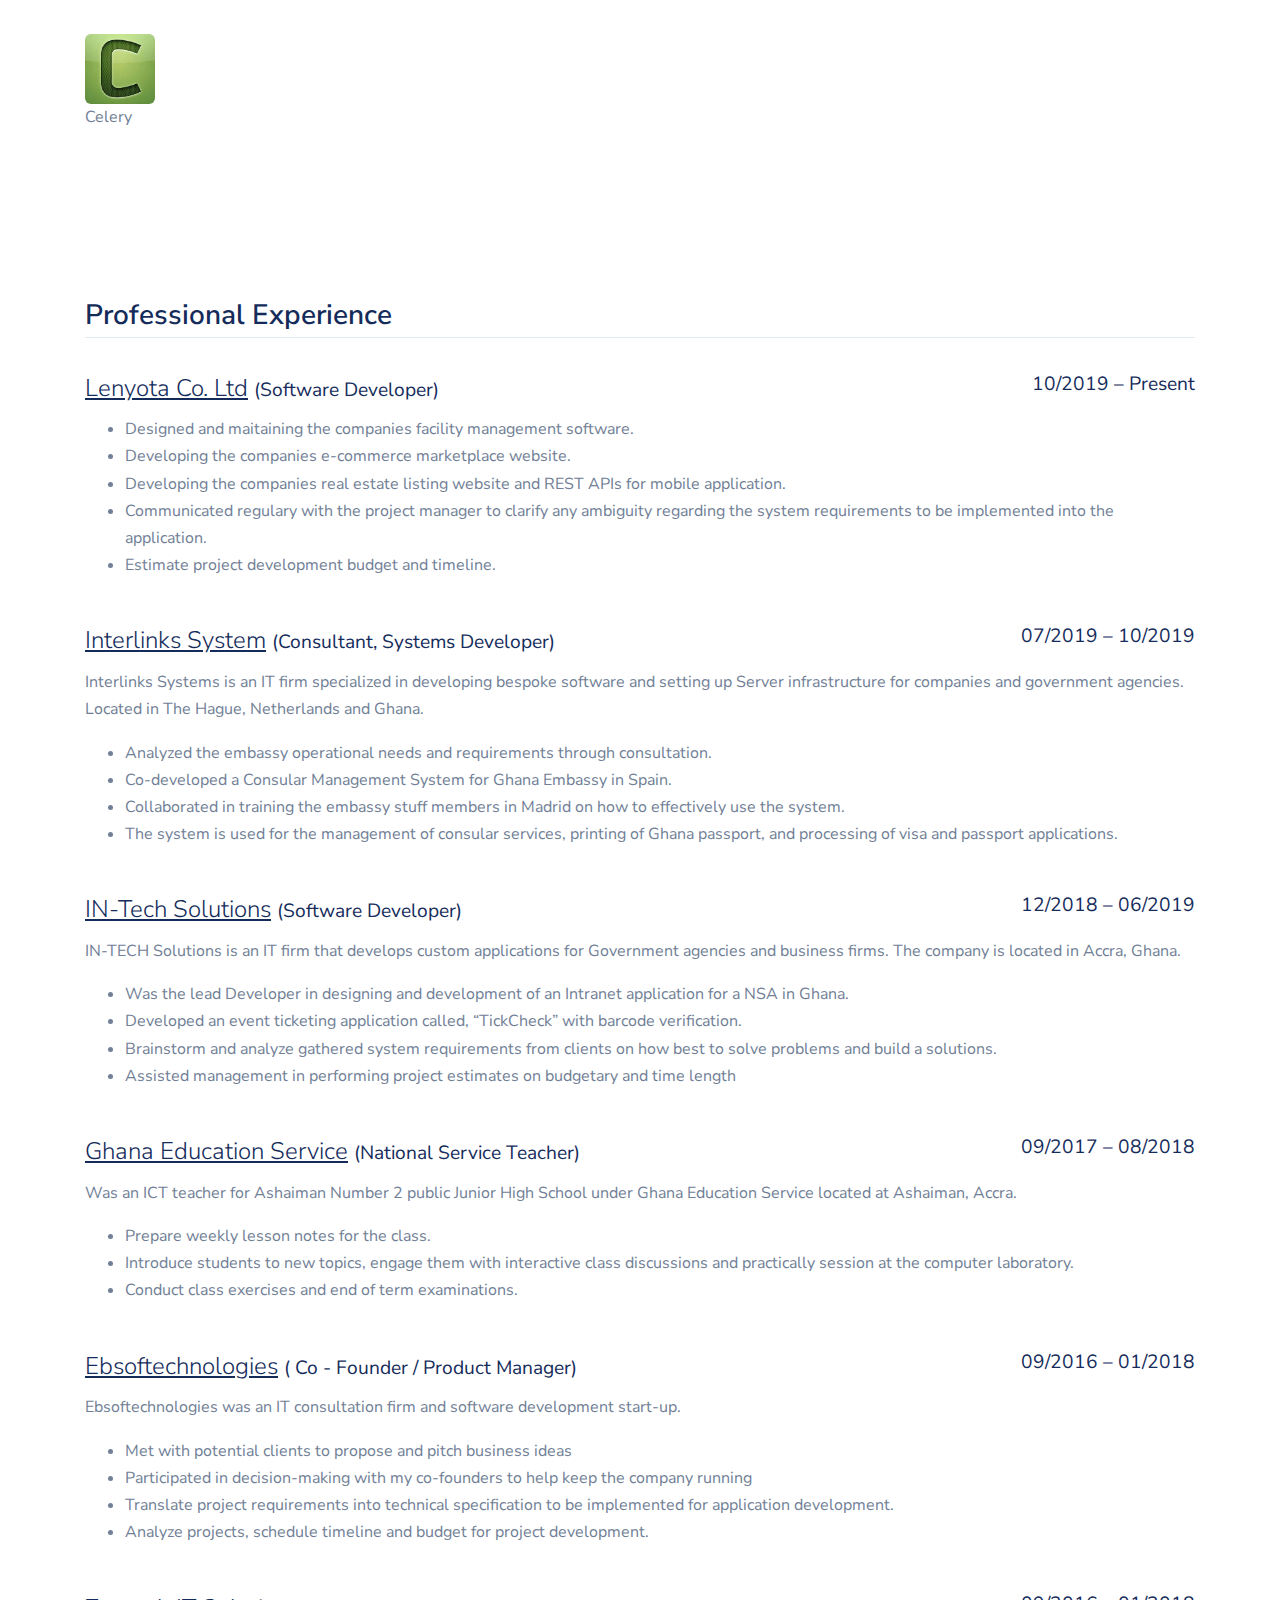
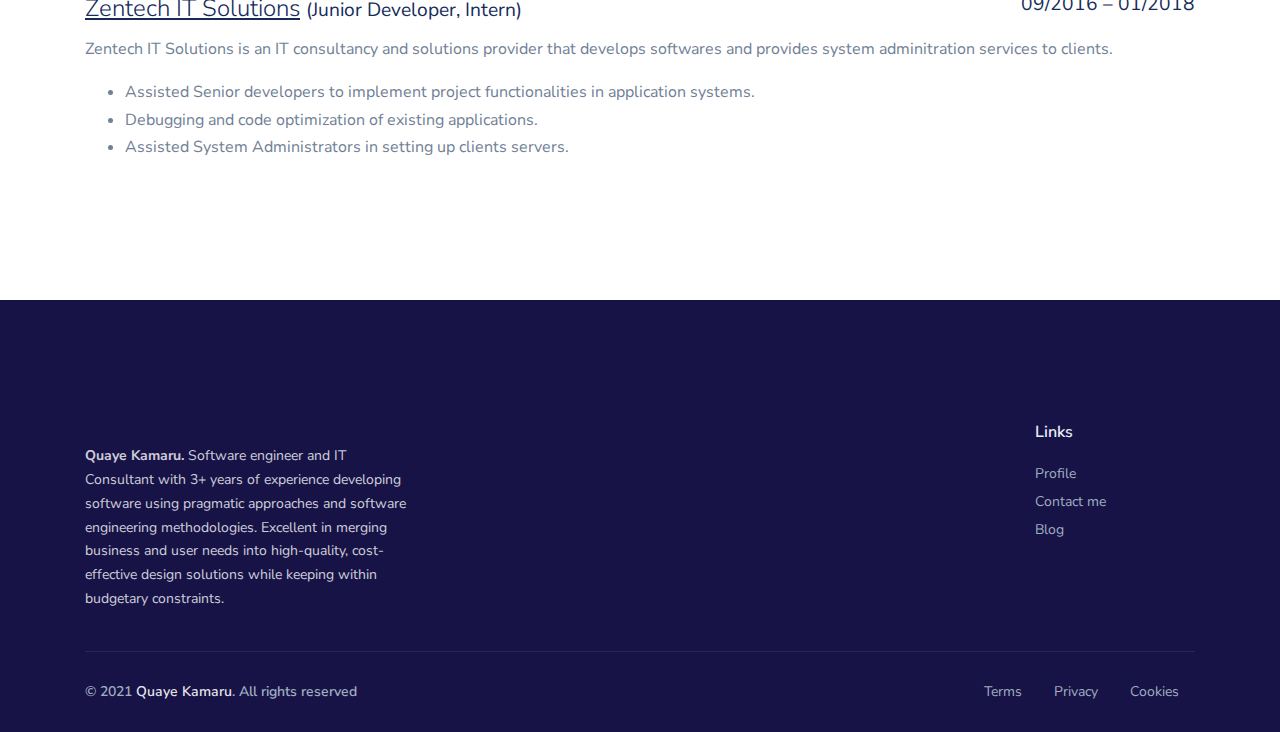
<file: profile.html>
<!DOCTYPE html>
<html lang="en">

<head>
    <meta charset="utf-8">
    <meta name="viewport" content="width=device-width, initial-scale=1, shrink-to-fit=no">
    <meta name="description" content="">
    <meta name="author" content="Webpixels">
    <title>Quaye Kamaru Din - Software Developer, Software Engineer, Machine Learning Engineer, Blockchain Engineer </title>
    <!-- Preloader -->
    <style>
        @keyframes hidePreloader {
            0% {
                width: 100%;
                height: 100%;
            }

            100% {
                width: 0;
                height: 0;
            }
        }

        body>div.preloader {
            position: fixed;
            background: white;
            width: 100%;
            height: 100%;
            z-index: 1071;
            opacity: 0;
            transition: opacity .5s ease;
            overflow: hidden;
            pointer-events: none;
            display: flex;
            align-items: center;
            justify-content: center;
        }

        body:not(.loaded)>div.preloader {
            opacity: 1;
        }

        body:not(.loaded) {
            overflow: hidden;
        }

        body.loaded>div.preloader {
            animation: hidePreloader .5s linear .5s forwards;
        }
    </style>
    <script>
        window.addEventListener("load", function() {
            setTimeout(function() {
                document.querySelector('body').classList.add('loaded');
            }, 300);
        });
    </script>

    <!-- Favicon -->
    <link rel="icon" href="assets/img/brand/logo.svg" type="image/svg"><!-- Font Awesome -->
    <link rel="stylesheet" href="assets/libs/@fortawesome/fontawesome-free/css/all.min.css">
    <!-- Quick CSS -->
    <link rel="stylesheet" href="assets/css/quick-website.css" id="stylesheet">
    <link rel="stylesheet" href="assets/css/customize.css" id="">
</head>

<body>
<!-- Preloader -->
<div class="preloader">
    <div class="spinner-border text-primary" role="status">
        <span class="sr-only">Loading...</span>
    </div>
</div>

<!-- Navbar -->
    <nav class="navbar navbar-expand-lg navbar-light bg-white">
        <div class="container">
            <!-- Brand -->
            <a class="navbar-brand" href="index.html">
                <img alt="" src="assets/img/brand/logo.svg" id="navbar-logo">
                Quaye Kamaru Din
                <br>
                <span class="logo-text">quayekamar@gmail.com</span>
                <span class="logo-text">+233544575147</span>
            </a>

            <!-- Toggler -->
            <button class="navbar-toggler" type="button" data-toggle="collapse" data-target="#navbarCollapse" aria-controls="navbarCollapse" aria-expanded="false" aria-label="Toggle navigation">
                <span class="navbar-toggler-icon"></span>
            </button>

            <!-- Collapse -->
            <div class="collapse navbar-collapse" id="navbarCollapse">
                <ul class="navbar-nav mt-4 mt-lg-0 ml-auto">
                    <li class="nav-item "><a class="nav-link" href="profile.html">Profile (resume)</a></li>


                    <li class="nav-item "><a class="nav-link" href="portfolio.html">Portfolio</a></li>

                    <li class="nav-item ">
                        <a class="nav-link" href="tutorials.html">Blog</a>
                    </li>
                </ul>

                <!-- Button -->
                <a class="navbar-btn btn btn-sm btn-primary d-none d-lg-inline-block ml-3" href="request.html">
                    Contact for Works
                </a>
            </div>
        </div>
    </nav>
<!-- Main content -->

<section class="slice slice-lg">
    <div class="container">
        <div class="row row-grid justify-content-between align-items-center">
            <div class="col-lg-5">
                <img src="assets/img/brand/me.jpg" width="70%" height="50%"   class="rounded">
                <br><small>Brussels</small>
            </div>

            <div class="col-lg-7" style="margin-top:-30px;">
                <h1>Quaye Kamaru Din</h1>
                <h3 class="font-weight-light">
                    Software Engineer <br>
                    IT Consultant <br>
                    <span class="font-weight-lighter">Accra, Ghana.</span>
                </h3>
                <p class="lead my-4">
                    <span class="fa fa-envelope "></span>: <a href="#">quayekamar@gmail.com</a><br>
                    <span class="fa fa-mobile "></span>: (+233) 544 575 147
                </p>
                <p>
                    A human, a life learner who is passionate and experienced in using computers to solves problems by building tech base solutions.
                    A software engineer and IT consultant. Focused on building applications, information systems and designing
                    web infrastructure and rendering IT consultancy services for organizations and firms to meet their business and operational needs. A good communicator and effective team player.
                    Quick leaner who adapts easily to new processes and latest technologies.
                </p>

                <!--
                <p>The need to be more purposeful with software development has inspired and intrigued my
                    interest to pursue machine learning engineering and research works as my long term goal
                    with emphasis on Deep learning.
                </p>
                -->
                <p>I enjoy writing about technical solutions and subjects when I'm free and also enjoys reading peoples thought through books and articles. :)</p>

            </div>
        </div>

        <br><br>
        <div class="row row-grid justify-content-between align-items-center">
            <div class="col-lg-12">
                <h3>Education</h3><hr class="margin_top-10"/>
                <img src="assets/img/brand/me2.jpg" width="100px" height="100px"   class="rounded">
                <img src="assets/img/brand/me3.jpg" width="100px" height="100px"   class="rounded">
                <!--<img src="assets/img/brand/me.jpg" width="100px" height="100px"   class="rounded">-->
                <br><br>
                <p>
                    <b>Bsc. Information Technology</b> <span class="fa-pull-right">08/2019</span><br>
                    Ghana Technology University. Accra, Ghana
                </p>
            </div>
        </div>

        <br><br>
        <div class="row row-grid justify-content-between align-items-center">
            <div class="col-lg-12">
                <h3>Stack</h3><hr class="margin_top-10"/>
                <div class="row row-grid">
                    <div class="col-lg-2"><img src="assets/img/tools&expertise/python.png" width="70px" height="70px"   class="rounded"><br>Python</div>
                    <div class="col-lg-2"><img src="assets/img/tools&expertise/javascript.png" width="70px" height="70px"   class="rounded"><br>Javascript</div>
                    <div class="col-lg-2"><img src="assets/img/tools&expertise/PHP.svg.png" width="70px" height="70px"   class="rounded"><br>PHP</div>
                    <div class="col-lg-2"><img src="assets/img/tools&expertise/html_css.png" width="70px" height="70px"   class="rounded"><br>HTML5 CSS3</div>

                    <div class="col-lg-2"><img src="assets/img/tools&expertise/mysql.png" width="70px" height="70px"   class="rounded"><br>MySQL</div>
                    <div class="col-lg-2"><img src="assets/img/tools&expertise/psql.jpg" width="70px" height="70px"   class="rounded"><br>Postgress SQL</div>
                    <div class="col-lg-2"><img src="assets/img/tools&expertise/firebase.png" width="70px" height="70px"   class="rounded"><br>Firebase</div>

                    <div class="col-lg-2"><img src="assets/img/tools&expertise/django.png" width="70px" height="70px"   class="rounded"><br>Django</div>
                    <div class="col-lg-2"><img src="assets/img/tools&expertise/react.svg" width="70px" height="70px"   class="rounded"><br>React Js</div>
                    <div class="col-lg-2"><img src="assets/img/tools&expertise/bs4.jpg" width="70px" height="70px"   class="rounded"><br>Bootstrap 4</div>
                    <div class="col-lg-2"><img src="assets/img/tools&expertise/codeigniter.png" width="70px" height="70px"   class="rounded"><br>Codeigniter</div>

                    <div class="col-lg-2"><img src="assets/img/tools&expertise/redis.png" width="70px" height="70px"   class="rounded"><br>Redis</div>
                    <div class="col-lg-2"><img src="assets/img/tools&expertise/Docker.jpg" width="70px" height="70px"   class="rounded"><br>Docker</div>
                    <div class="col-lg-2"><img src="assets/img/tools&expertise/git.png" width="70px" height="70px"   class="rounded"><br>Git</div>
                    <div class="col-lg-2"><img src="assets/img/tools&expertise/github.png" width="70px" height="70px"   class="rounded"><br>Github</div>
                    <div class="col-lg-2"><img src="assets/img/tools&expertise/amazonS3.jpeg" width="70px" height="70px"   class="rounded"><br>AWS S3</div>
                    <div class="col-lg-2"><img src="assets/img/tools&expertise/heroku.png" width="70px" height="70px"   class="rounded"><br>Heroku</div>
                    <div class="col-lg-2"><img src="assets/img/tools&expertise/DigitalOcean.png" width="70px" height="70px"   class="rounded"><br>Digital Ocean</div>
                    <div class="col-lg-2"><br><img src="assets/img/tools&expertise/celery.jpeg" width="70px" height="70px"   class="rounded"><br>Celery</div>
                </div>
                <!--<p> Flask Data mining Rest API Development </p>-->
            </div>
        </div>

        <br><br><br><br><br><br>
        <div class="row row-grid justify-content-between align-items-center">
            <div class="col-lg-12">
                <h3>Professional Experience</h3><hr class="margin_top-10"/>
                <span>
                    <h4 class="font-weight-light">
                        <span class="text-underline">Lenyota Co. Ltd</span> <small>(Software Developer) <span class="fa-pull-right">10/2019 – Present</span></small>
                    </h4>

                    <ul>
                        <li>Designed and maitaining the companies facility management software.</li>
                        <li>Developing the companies e-commerce marketplace website.</li>
                        <li>Developing the companies real estate listing website and REST APIs for mobile application.</li>
                        <li>Communicated regulary with the project manager to clarify any ambiguity regarding the system requirements to be implemented into the application.</li>
                        <li>Estimate project development budget and timeline.</li>
                    </ul>
                </span>
                <br>

                <span>
                    <h4 class="font-weight-light">
                        <span class="text-underline">Interlinks System</span> <small>(Consultant, Systems Developer) <span class="fa-pull-right">07/2019 – 10/2019</span></small>
                    </h4>
                    <p>
                    Interlinks Systems is an IT firm specialized in developing bespoke software and setting up Server
                    infrastructure for companies and government agencies. Located in The Hague, Netherlands and Ghana.
                    </p>
                    <ul>
                        <li>Analyzed the embassy operational needs and requirements through consultation.</li>
                        <li>Co-developed a Consular Management System for Ghana Embassy in Spain.</li>
                        <li>Collaborated in training the embassy stuff members in Madrid on how to effectively use the system.</li>
                        <li>The system is used for the management of consular services, printing of Ghana passport, and processing of visa and passport applications.</li>
                    </ul>
                </span>
                <br>

                <span>
                    <h4 class="font-weight-light">
                        <span class="text-underline">IN-Tech Solutions</span> <small>(Software Developer) <span class="fa-pull-right">12/2018 – 06/2019</span></small>
                    </h4>
                    <p>
                        IN-TECH Solutions is an IT firm that develops custom applications for Government
                        agencies and business firms. The company is located in Accra, Ghana.
                    </p>
                    <ul>
                        <li>Was the lead Developer in designing and development of an Intranet application for a NSA in Ghana.</li>
                        <li>Developed an event ticketing application called, “TickCheck” with  barcode verification.</li>
                        <li>Brainstorm and analyze gathered system requirements from clients on how best to solve problems and build a solutions.</li>
                        <li>Assisted management in performing project estimates on budgetary and time length</li>
                    </ul>
                </span>
                <br>

                <span>
                    <h4 class="font-weight-light">
                        <span class="text-underline">Ghana Education Service</span> <small>(National Service Teacher) <span class="fa-pull-right">09/2017 – 08/2018</span></small>
                    </h4>
                    <p>
                        Was an ICT teacher for Ashaiman Number 2 public Junior High School under Ghana Education Service located at Ashaiman, Accra.
                    </p>
                    <ul>
                        <li>Prepare weekly lesson notes for the class.</li>
                        <li>Introduce students to new topics, engage them with interactive class discussions and practically session at the computer laboratory.</li>
                        <li>Conduct class exercises and end of term examinations.</li>
                    </ul>
                </span>
                <br>

                <span>
                    <h4 class="font-weight-light">
                        <span class="text-underline">Ebsoftechnologies</span> <small>( Co - Founder / Product Manager) <span class="fa-pull-right">09/2016 – 01/2018</span></small>
                    </h4>
                    <p>
                        Ebsoftechnologies was an IT consultation firm and software development start-up.
                    </p>
                    <ul>
                        <li>Met with potential clients to propose and pitch business ideas</li>
                        <li>Participated in decision-making with my co-founders to help keep the company running</li>
                        <li>Translate project requirements into technical specification to be implemented for application development.</li>
                        <li>Analyze projects, schedule timeline and budget for project development.</li>
                    </ul>
                </span>
                <br>

                <span>
                    <h4 class="font-weight-light">
                        <span class="text-underline">Zentech IT Solutions</span> <small>(Junior Developer, Intern) <span class="fa-pull-right">09/2016 – 01/2018</span></small>
                    </h4>
                    <p>
                        Zentech IT Solutions is an IT consultancy and solutions provider that develops softwares and provides system adminitration services to clients.
                    </p>
                    <ul>
                        <li>Assisted Senior developers to implement project functionalities in application systems.</li>
                        <li>Debugging and code optimization of existing applications.</li>
                        <li>Assisted System Administrators in setting up clients servers.</li>
                    </ul>
                </span>
                <br>
            </div>
        </div>
    </div>
</section>


<footer class="position-relative" id="footer-main">
    <div class="footer pt-lg-7 footer-dark bg-dark">
        <!-- SVG shape -->
        <!--
        <div class="shape-container shape-line shape-position-top shape-orientation-inverse">
            <svg width="2560px" height="100px" xmlns="http://www.w3.org/2000/svg" xmlns:xlink="http://www.w3.org/1999/xlink" preserveAspectRatio="none" x="0px" y="0px" viewBox="0 0 2560 100" style="enable-background:new 0 0 2560 100;" xml:space="preserve" class=" fill-section-secondary">
                <polygon points="2560 0 2560 100 0 100"></polygon>
            </svg>
        </div>
        -->
        <!-- Footer -->
        <div class="container pt-4">
            <div class="row">
                <div class="col-lg-4 mb-5 mb-lg-0">
                    <!-- Theme's logo -->
                    <!--
                    <a href="#">
                        <img alt="Image placeholder" src="assets/img/brand/logoX.svg" width="100" height="200" id="footer-logo">
                    </a>
                    -->
                    <!-- Webpixels' mission -->
                    <p class="mt-4 text-sm opacity-8 pr-lg-4"><b>Quaye Kamaru.</b>
                        Software engineer and IT Consultant with 3+ years of experience developing software using pragmatic
                        approaches and software engineering methodologies. Excellent in merging business and user needs into high-quality, cost-effective design solutions while keeping within budgetary constraints.
                    </p>
                    <!-- Social -->
                    <!--
                    <ul class="nav mt-4">
                        <li class="nav-item">
                            <a class="nav-link" href="#" target="_blank">
                                <i class="fab fa-github"></i>
                            </a>
                        </li>
                        <li class="nav-item">
                            <a class="nav-link" href="#" target="_blank">
                                <i class="fab fa-twitter"></i>
                            </a>
                        </li>
                        <li class="nav-item">
                            <a class="nav-link" href="#" target="_blank">
                                <i class="fab fa-stack-overflow"></i>
                            </a>
                        </li>
                    </ul>
                    -->
                </div>

                <div class="col-lg-2 col-6 col-sm-4 ml-lg-auto mb-5 mb-lg-0">
                    <h6 class="heading mb-3">Links</h6>
                    <ul class="list-unstyled">
                        <li><a href="profile.html">Profile</a></li>
                        <!--<li><a href="portfolio.html">Portfolio</a></li>-->
                        <li><a href="request.html">Contact me</a></li>
                        <li><a href="tutorials.html">Blog</a></li>
                    </ul>
                </div>
            </div>
            <hr class="divider divider-fade divider-dark my-4">
            <div class="row align-items-center justify-content-md-between pb-4">
                <div class="col-md-6">
                    <div class="copyright text-sm font-weight-bold text-center text-md-left">
                        &copy; 2021 <a href="#" class="font-weight-bold" target="_blank">Quaye Kamaru</a>. All rights reserved
                    </div>
                </div>

                <div class="col-md-6">
                    <ul class="nav justify-content-center justify-content-md-end mt-3 mt-md-0">
                        <li class="nav-item">
                            <a class="nav-link" href="#">
                                Terms
                            </a>
                        </li>
                        <li class="nav-item">
                            <a class="nav-link" href="#">
                                Privacy
                            </a>
                        </li>
                        <li class="nav-item">
                            <a class="nav-link" href="#">
                                Cookies
                            </a>
                        </li>
                    </ul>
                </div>
            </div>
        </div>
    </div>
</footer>

<!-- Core JS  -->
<script src="assets/libs/jquery/dist/jquery.min.js"></script>
<script src="assets/libs/bootstrap/dist/js/bootstrap.bundle.min.js"></script>
<script src="assets/libs/svg-injector/dist/svg-injector.min.js"></script>
<script src="assets/libs/feather-icons/dist/feather.min.js"></script>

<!-- Quick JS -->
<script src="assets/js/quick-website.js"></script>
<!-- Feather Icons -->
<script>
    feather.replace({
        'width': '1em',
        'height': '1em'
    })
</script>
</body>

</html>
</file>
